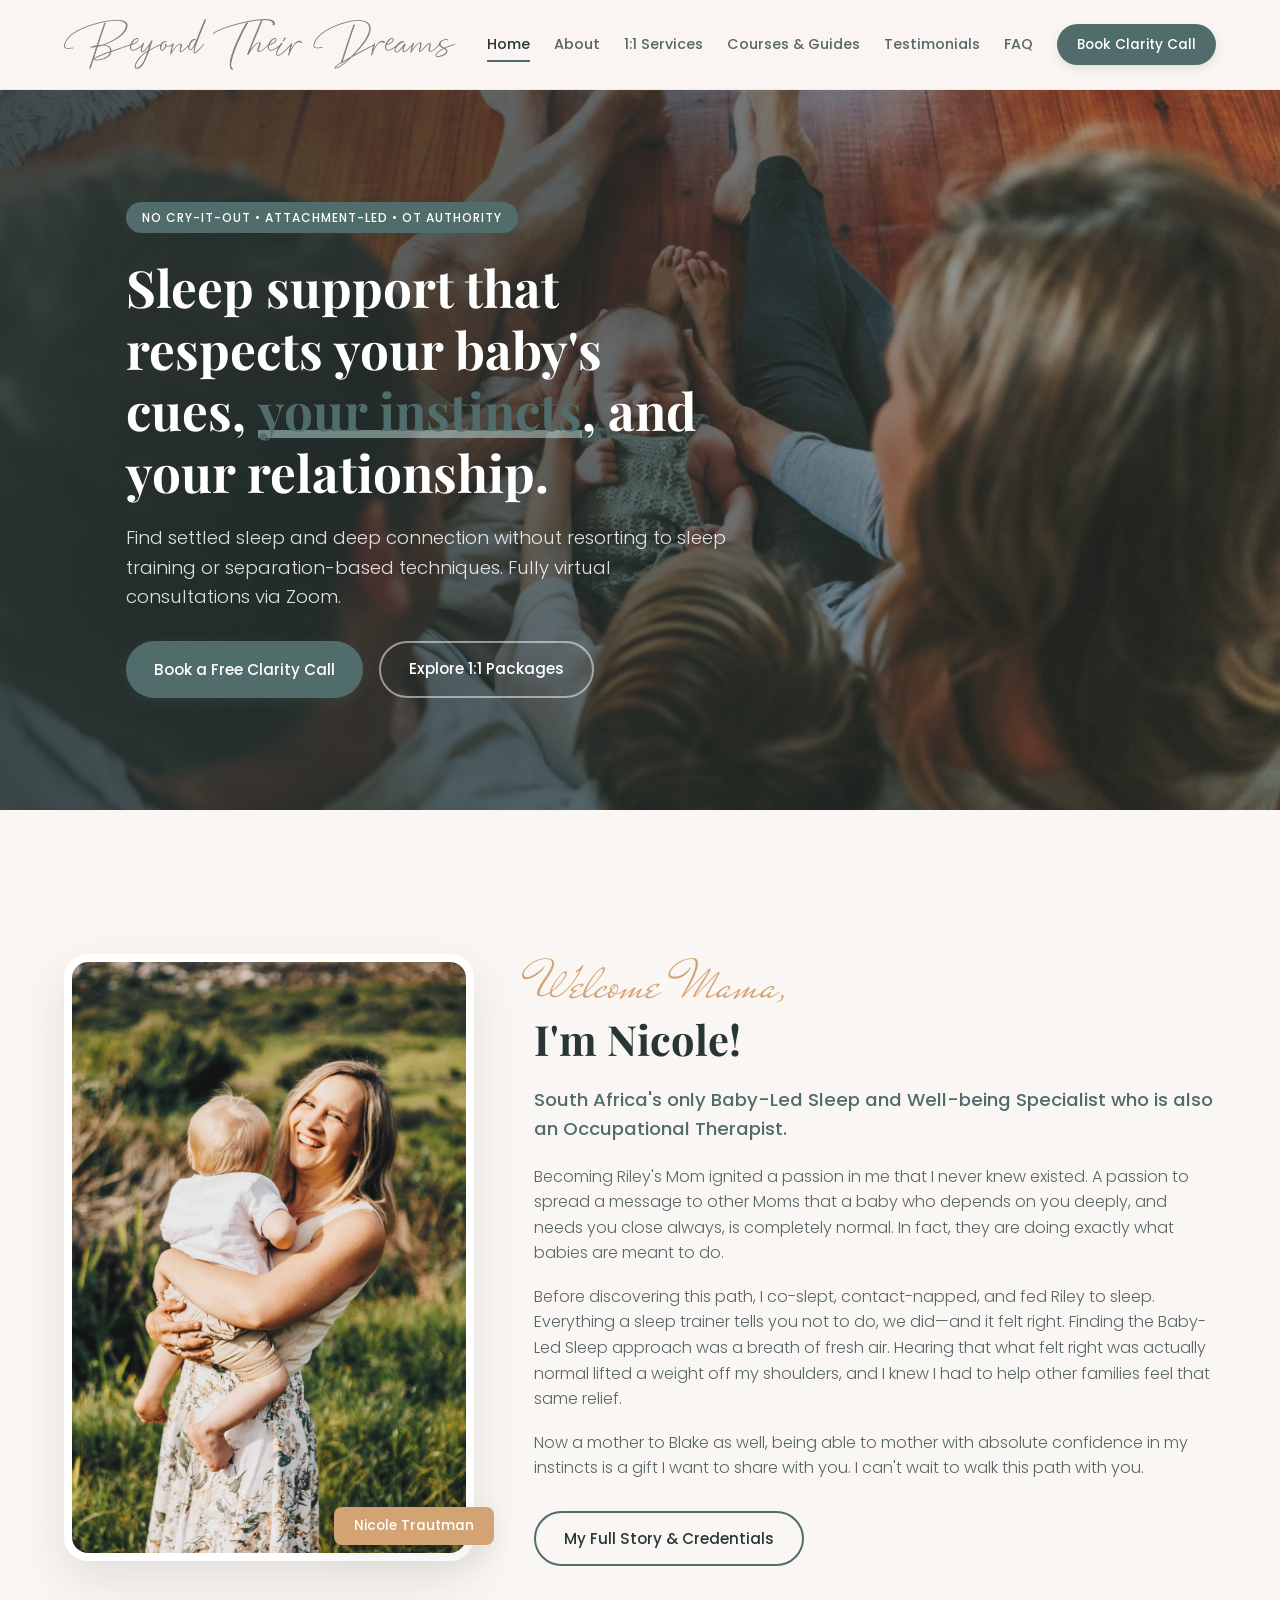
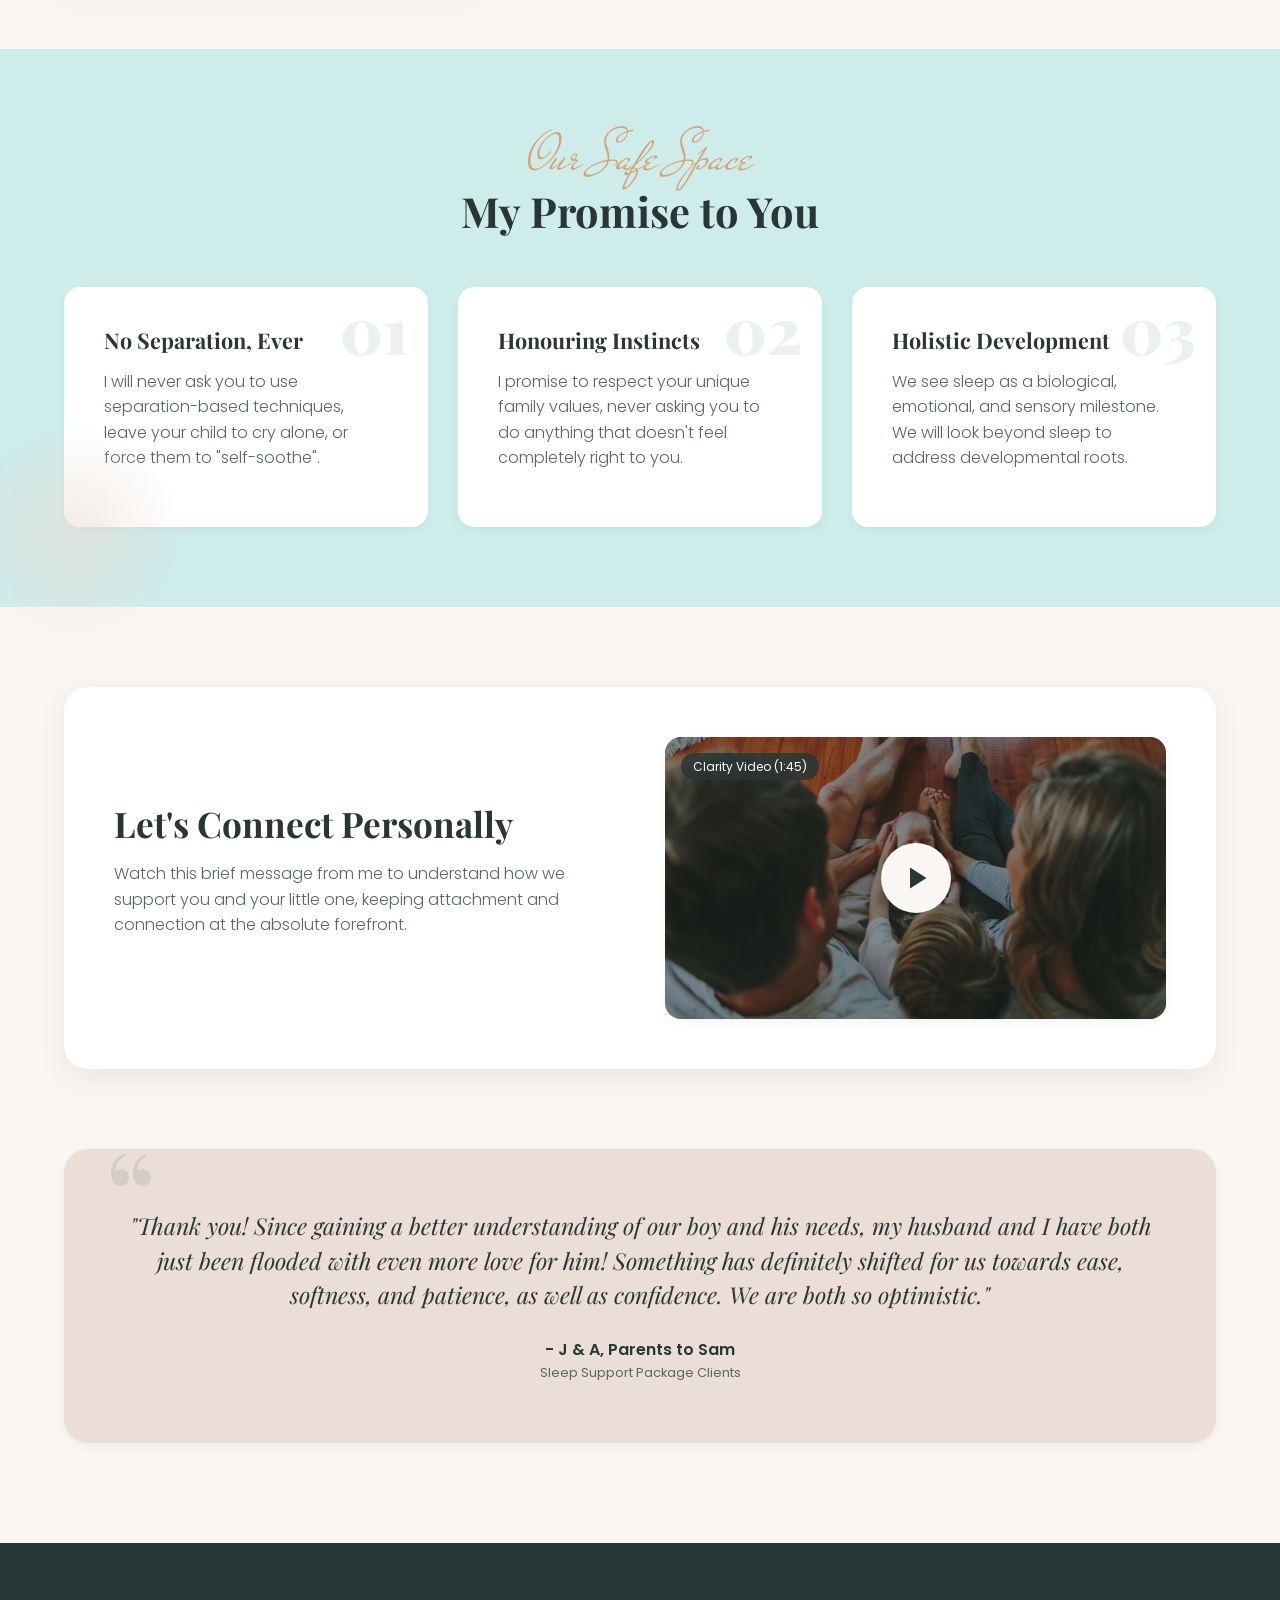
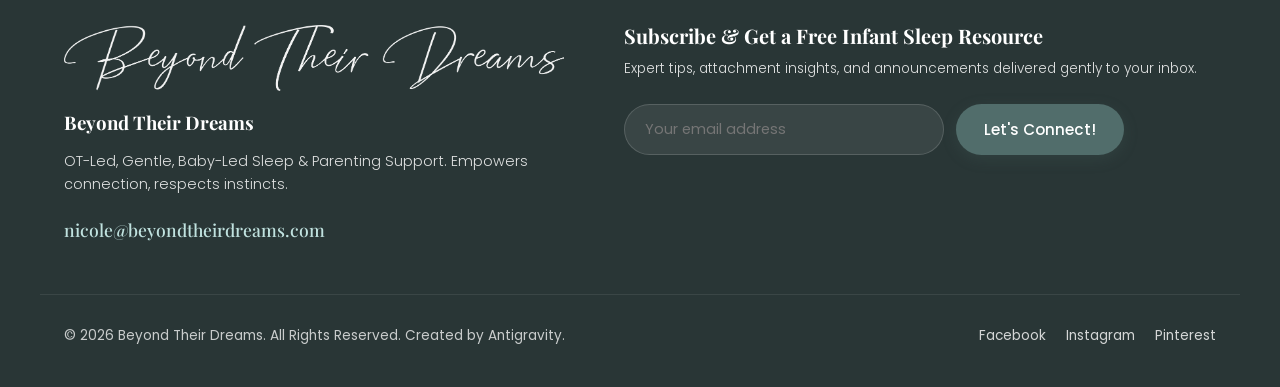
<file: index.html>
<!DOCTYPE html>
<html lang="en">
<head>
  <meta charset="UTF-8">
  <meta name="viewport" content="width=device-width, initial-scale=1.0">
  <title>Sleep without Sleep Training | Beyond Their Dreams</title>
  <meta name="description" content="Beyond Their Dreams works alongside families to find settled sleep without sleep training or separation-based techniques. Fully Occupational Therapist and IslaGrace Baby-Led Sleep certified.">
  <link rel="icon" type="image/png" href="assets/logo.png">
  
  <!-- Modern Google Fonts -->
  <link rel="preconnect" href="https://fonts.googleapis.com">
  <link rel="preconnect" href="https://fonts.gstatic.com" crossorigin>
  <link href="https://fonts.googleapis.com/css2?family=Playfair+Display:ital,wght@0,400..900;1,400..900&family=Poppins:wght@300;400;500;600;700&family=Mr+De+Haviland&display=swap" rel="stylesheet">

  <link rel="stylesheet" href="style.css">
</head>
<body>

  <!-- Sticky Glassmorphic Header Navigation -->
  <header class="main-header" id="mainHeader">
    <div class="header-container">
      <a href="#home" class="brand-logo" id="logoLink">
        <img src="assets/logo.png" alt="Beyond Their Dreams Logo" class="header-logo" id="headerLogo">
      </a>
      
      <!-- Hamburger Menu for Mobile -->
      <button class="mobile-toggle" aria-label="Toggle Navigation" id="mobileToggle">
        <span class="bar"></span>
        <span class="bar"></span>
        <span class="bar"></span>
      </button>

      <nav class="nav-menu" id="navMenu">
        <a href="#home" class="nav-link active" data-view="home">Home</a>
        <a href="#about" class="nav-link" data-view="about">About</a>
        <a href="#services" class="nav-link" data-view="services">1:1 Services</a>
        <a href="#courses" class="nav-link" data-view="courses">Courses & Guides</a>
        <a href="#testimonials" class="nav-link" data-view="testimonials">Testimonials</a>
        <a href="#faq" class="nav-link" data-view="faq">FAQ</a>
        <a href="#book-clarity-call" class="nav-btn cta-header-btn" id="headerCta">Book Clarity Call</a>
      </nav>
    </div>
  </header>

  <!-- Main View Containers (Single Page Application switching logic) -->
  <main class="main-content" id="mainContent">

    <!-- HOME VIEW -->
    <section class="view active" id="view-home">
      <!-- Hero Section -->
      <div class="hero-section">
        <div class="hero-image-overlay" style="background-image: url('assets/hero.jpg');"></div>
        <div class="hero-content-wrapper">
          <div class="hero-badge">No Cry-It-Out • Attachment-Led • OT Authority</div>
          <h1 class="hero-title">Sleep support that respects your baby's cues, <span class="highlight">your instincts</span>, and your relationship.</h1>
          <p class="hero-subtext">Find settled sleep and deep connection without resorting to sleep training or separation-based techniques. Fully virtual consultations via Zoom.</p>
          <div class="hero-ctas">
            <button class="btn btn-primary trigger-booking">Book a Free Clarity Call</button>
            <a href="#services" class="btn btn-secondary nav-trigger" data-view="services">Explore 1:1 Packages</a>
          </div>
        </div>
      </div>

      <!-- Trust Ribbon / Authority Credentials -->
      <div class="credentials-ribbon animate-on-scroll">
        <div class="ribbon-item">
          <span class="ribbon-icon">🎓</span>
          <span class="ribbon-text">Occupational Therapist (OT) Led</span>
        </div>
        <div class="ribbon-item">
          <span class="ribbon-icon">🤍</span>
          <span class="ribbon-text">IslaGrace Baby-Led Sleep Specialist</span>
        </div>
        <div class="ribbon-item">
          <span class="ribbon-icon">🤝</span>
          <span class="ribbon-text">South Africa's Only Dual-Certified Expert</span>
        </div>
        <div class="ribbon-item">
          <span class="ribbon-icon">💻</span>
          <span class="ribbon-text">100% Virtual Zoom Support Worldwide</span>
        </div>
      </div>

      <!-- Hi Mama / Nicole Introduction -->
      <div class="intro-block container">
        <div class="intro-grid">
          <div class="intro-image-container animate-on-scroll animate-fade-right">
            <img src="assets/nicole.jpg" alt="Nicole Trautman portrait" class="intro-img">
            <div class="image-accent-tag">Nicole Trautman</div>
          </div>
          <div class="intro-text-content animate-on-scroll delay-1">
            <span class="fancy-script">Welcome Mama,</span>
            <h2>I'm Nicole!</h2>
            <p class="subtitle-bold">South Africa's only Baby-Led Sleep and Well-being Specialist who is also an Occupational Therapist.</p>
            <p>Becoming Riley's Mom ignited a passion in me that I never knew existed. A passion to spread a message to other Moms that a baby who depends on you deeply, and needs you close always, is completely normal. In fact, they are doing exactly what babies are meant to do.</p>
            <p>Before discovering this path, I co-slept, contact-napped, and fed Riley to sleep. Everything a sleep trainer tells you not to do, we did—and it felt right. Finding the Baby-Led Sleep approach was a breath of fresh air. Hearing that what felt right was actually normal lifted a weight off my shoulders, and I knew I had to help other families feel that same relief.</p>
            <p>Now a mother to Blake as well, being able to mother with absolute confidence in my instincts is a gift I want to share with you. I can't wait to walk this path with you.</p>
            <div class="intro-footer">
              <button class="btn btn-secondary nav-trigger" data-view="about">My Full Story & Credentials</button>
            </div>
          </div>
        </div>
      </div>

      <!-- Promise Section -->
      <div class="promise-section">
        <div class="container promise-container">
          <span class="fancy-script center">Our Safe Space</span>
          <h2 class="center">My Promise to You</h2>
          <div class="promise-grid">
            <div class="promise-card animate-on-scroll">
              <span class="promise-num">01</span>
              <h3>No Separation, Ever</h3>
              <p>I will never ask you to use separation-based techniques, leave your child to cry alone, or force them to "self-soothe".</p>
            </div>
            <div class="promise-card animate-on-scroll delay-1">
              <span class="promise-num">02</span>
              <h3>Honouring Instincts</h3>
              <p>I promise to respect your unique family values, never asking you to do anything that doesn't feel completely right to you.</p>
            </div>
            <div class="promise-card animate-on-scroll delay-2">
              <span class="promise-num">03</span>
              <h3>Holistic Development</h3>
              <p>We see sleep as a biological, emotional, and sensory milestone. We will look beyond sleep to address developmental roots.</p>
            </div>
          </div>
        </div>
      </div>

      <!-- Video Placeholder Section -->
      <div class="video-container-section container">
        <div class="video-block animate-on-scroll">
          <div class="video-text">
            <h2>Let's Connect Personally</h2>
            <p>Watch this brief message from me to understand how we support you and your little one, keeping attachment and connection at the absolute forefront.</p>
          </div>
          <div class="video-player-wrapper">
            <!-- Sleek Modern Video Placeholder -->
            <div class="video-placeholder">
              <img src="assets/family.jpg" alt="Nicole with family" class="video-cover">
              <div class="video-play-btn" id="playVideoBtn">
                <svg viewBox="0 0 24 24" width="36" height="36" fill="currentColor">
                  <path d="M8 5v14l11-7z"/>
                </svg>
              </div>
              <span class="video-overlay-badge">Clarity Video (1:45)</span>
            </div>
          </div>
        </div>
      </div>

      <!-- Featured Testimonial -->
      <div class="featured-testimonial container animate-on-scroll">
        <div class="testimonial-bubble">
          <p>"Thank you! Since gaining a better understanding of our boy and his needs, my husband and I have both just been flooded with even more love for him! Something has definitely shifted for us towards ease, softness, and patience, as well as confidence. We are both so optimistic."</p>
          <div class="author-meta">
            <strong>- J & A, Parents to Sam</strong>
            <span>Sleep Support Package Clients</span>
          </div>
        </div>
      </div>
    </section>

    <!-- ABOUT VIEW -->
    <section class="view" id="view-about">
      <div class="page-hero">
        <div class="page-hero-bg" style="background-image: url('assets/about-banner.jpg');"></div>
        <div class="page-hero-overlay"></div>
        <div class="page-hero-content">
          <span class="fancy-script">Rooted in Connection</span>
          <h1>About My Approach</h1>
          <p class="page-hero-lead">Honouring the mother's instincts and the baby's biological cues.</p>
        </div>
      </div>

      <div class="container about-grid">
        <div class="about-main-text">
          <h2>The Baby-Led Sleep™ Philosophy</h2>
          <p class="subtitle-bold">We are passionate about helping families improve sleep without resorting to sleep training.</p>
          <p>The concept of "sleep training" goes against everything I believe in. It is critical to understand that babies who have been sleep trained have not been trained to sleep independently or connect sleep cycles; they have purely learned not to signal to their caregiver when they have needs. They have learned that when they cry, no one is coming.</p>
          <p>Our approach respects and nurtures the attachment system. It supports the natural progression of infant development and gives parents a clear, evidence-based understanding of what "normal" baby sleep looks like. We appreciate your baby's still-developing brain and dominant survival instinct.</p>

          <div class="philosophical-pillars">
            <div class="pillar">
              <h4>Respect the Attachment</h4>
              <p>Secure attachment is the primary foundation of emotional regulation and sleep readiness.</p>
            </div>
            <div class="pillar">
              <h4>Follow the Instincts</h4>
              <p>Empowering you to reject rigid rules and listen to your motherly or fatherly intuition.</p>
            </div>
            <div class="pillar">
              <h4>Holistic Analysis</h4>
              <p>We analyze sensory preferences, feeding patterns, red flags, and biological needs.</p>
            </div>
          </div>
        </div>

        <div class="about-sidebar">
          <div class="sidebar-card credential-card">
            <h3>Nicole's Qualifications</h3>
            <ul>
              <li><strong>Occupational Therapist (OT)</strong> - Specialized in child development, neurology, and sensory processing.</li>
              <li><strong>IslaGrace Baby-Led Sleep & Well-Being Specialist</strong> - Certified.</li>
              <li><strong>Trained under experts:</strong> Trained on normal infant sleep, attachment, and developmental trauma under Dr James McKenna, Dr Gordon Neufeld, Dr Deborah MacNamara, and Dr Gabor Maté.</li>
            </ul>
            <img src="assets/baby-sleeping.png" alt="Baby sleeping responsive parenting" class="sidebar-img">
          </div>
        </div>
      </div>
    </section>

    <!-- SERVICES VIEW -->
    <section class="view" id="view-services">
      <div class="page-hero">
        <div class="page-hero-bg" style="background-image: url('assets/services-banner.jpg');"></div>
        <div class="page-hero-overlay"></div>
        <div class="page-hero-content">
          <span class="fancy-script">Bespoke Guidance</span>
          <h1>1:1 Zoom Support Packages</h1>
          <p class="page-hero-lead">There is no one-size-fits-all approach here. All services are virtual and tailored to your unique baby.</p>
        </div>
      </div>

      <!-- Testimonial Banner -->
      <div class="services-testimonial-ribbon container">
        <div class="mini-quote">
          <p>"Nicole’s help left me feeling empowered and in control. Her individual help specific to my children’s needs was incredible, kind and gentle."</p>
          <span>- Tori, Mother of 2</span>
        </div>
      </div>

      <!-- Services Accordion Group using searchable <details> elements -->
      <div class="services-container container">
        <div class="services-accordion-group">
          
          <!-- 1. PRENATAL CONSULT -->
          <details class="disclosure" name="service-accordion" open>
            <summary>
              <div class="summary-content">
                <span class="pkg-num">01</span>
                <div class="pkg-title-meta">
                  <h3>Prenatal Consultation</h3>
                  <span class="pkg-brief">Setup yourself up for postpartum success (60 Min)</span>
                </div>
                <div class="pkg-price">R650</div>
              </div>
            </summary>
            <div class="disclosure-body">
              <p>Becoming a parent is the most incredible and challenging transition you will ever make. This once-off 60-minute consult will equip you with everything you need to know about normal newborn sleep patterns, setting realistic expectations, and shaping healthy attachments before baby is earth-side.</p>
              <div class="pkg-features">
                <h4>What's covered:</h4>
                <ul>
                  <li>Normal infant sleep expectations in the fourth trimester</li>
                  <li>Infant temperament and biological sleep shaping</li>
                  <li>Safe infant sleep setups and co-sleeping hygiene</li>
                  <li>Red flags to watch out for during postpartum weeks</li>
                  <li>*Includes comprehensive handouts to keep on your bedside table</li>
                </ul>
              </div>
              <div class="pkg-actions">
                <button class="btn btn-primary trigger-booking" data-pkg="Prenatal Consultation - R650">Book Prenatal Consult</button>
                <a href="#testimonials" class="btn btn-text nav-trigger" data-view="testimonials">Read Prenatal Testimonials</a>
              </div>
            </div>
          </details>

          <!-- 2. 1-HOUR CONSULT -->
          <details class="disclosure" name="service-accordion">
            <summary>
              <div class="summary-content">
                <span class="pkg-num">02</span>
                <div class="pkg-title-meta">
                  <h3>1-Hour Consult</h3>
                  <span class="pkg-brief">Once-off quick reassurance and practical shift roadmap</span>
                </div>
                <div class="pkg-price">R1,490</div>
              </div>
            </summary>
            <div class="disclosure-body">
              <p>Best suited for families who need clarity, reassurance, and practical guidance—not intensive hands-on support. If your toddler or baby's sleep challenges feel manageable but confusing, and you'd like a professional assessment with tiny adjustments, this is your package.</p>
              <div class="pkg-features">
                <h4>What's included:</h4>
                <ul>
                  <li><strong>Intake Form Analysis:</strong> Completed in advance to review context, age, temperament, and routines</li>
                  <li><strong>60-Min Zoom Session:</strong> Structured developmental review and sleep shaping review</li>
                  <li><strong>Responsive Strategies:</strong> Brainstorming layering sleep associations gently and custom routines</li>
                  <li><strong>Written Summary:</strong> Direct roadmap sent via email with relevant educational handouts</li>
                </ul>
              </div>
              <div class="pkg-actions">
                <button class="btn btn-primary trigger-booking" data-pkg="1-Hour Consult - R1490">Book 1-Hour Consult</button>
                <a href="#testimonials" class="btn btn-text nav-trigger" data-view="testimonials">See Susan's Review (15m old)</a>
              </div>
            </div>
          </details>

          <!-- 3. 3-CALL SUPPORT -->
          <details class="disclosure" name="service-accordion">
            <summary>
              <div class="summary-content">
                <span class="pkg-num">03</span>
                <div class="pkg-title-meta">
                  <h3>3 Call Support Package</h3>
                  <span class="pkg-brief">Ideal for nap niggles, bedtime battles & small transitions</span>
                </div>
                <div class="pkg-price">R2,970</div>
              </div>
            </summary>
            <div class="disclosure-body">
              <p>A fantastic mid-level package for parents experiencing nap battles or bedtime struggles who require more support than a once-off call but don't need significant long-term follow-up. Highly recommended for younger babies adjusting to developmental leaps.</p>
              <div class="pkg-features">
                <h4>What's included:</h4>
                <ul>
                  <li><strong>Intake Form:</strong> Brief intake of your sleep history and key struggles</li>
                  <li><strong>90-Min Initial Call:</strong> In-depth sleep education, attachment science, sleep road map creation</li>
                  <li><strong>Follow-ups:</strong> 2x 30-min Zoom consults scheduled dynamically over 2 months</li>
                  <li><strong>Support materials:</strong> Detailed email summaries, handouts, and customized adjustments</li>
                </ul>
              </div>
              <div class="pkg-actions">
                <button class="btn btn-primary trigger-booking" data-pkg="3 Call Support - R2970">Book 3-Call Package</button>
                <a href="#testimonials" class="btn btn-text nav-trigger" data-view="testimonials">Read Sarah's Review</a>
              </div>
            </div>
          </details>

          <!-- 4. 5-CALL SUPPORT -->
          <details class="disclosure" name="service-accordion">
            <summary>
              <div class="summary-content">
                <span class="pkg-num">04</span>
                <div class="pkg-title-meta">
                  <h3>5 Call Support Package</h3>
                  <span class="pkg-brief">Structured independence with milestone safety checks</span>
                </div>
                <div class="pkg-price">R3,890</div>
              </div>
            </summary>
            <div class="disclosure-body">
              <p>For the parent who wants sleep education and a tailored sleep plan, but prefers to work more independently while retaining access to scheduled follow-up checks. Empowering, flexible, and comprehensive.</p>
              <div class="pkg-features">
                <h4>What's included:</h4>
                <ul>
                  <li><strong>Detailed Intake Form:</strong> Full audit of context and developmental background</li>
                  <li><strong>90-Min Sleep Education Call:</strong> Co-creating a personalized, responsive sleep roadmap</li>
                  <li><strong>Follow-ups:</strong> 4x 30-min Zoom consults (valid for 6 months, scheduled at your convenience)</li>
                  <li><strong>Materials:</strong> Custom written plans, email summaries, and island resources</li>
                </ul>
              </div>
              <div class="pkg-actions">
                <button class="btn btn-primary trigger-booking" data-pkg="5 Call Support - R3890">Book 5-Call Package</button>
                <a href="#testimonials" class="btn btn-text nav-trigger" data-view="testimonials">Read Sarah's review</a>
              </div>
            </div>
          </details>

          <!-- 5. 1-MONTH WHATSAPP -->
          <details class="disclosure" name="service-accordion">
            <summary>
              <div class="summary-content">
                <span class="pkg-num">05</span>
                <div class="pkg-title-meta">
                  <h3>1-Month WhatsApp Support</h3>
                  <span class="pkg-brief">Instant ongoing reassurance without scheduling conflicts</span>
                </div>
                <div class="pkg-price">R3,500</div>
              </div>
            </summary>
            <div class="disclosure-body">
              <p>Parenting or sleep spiraling got you down? Skip the schedule-coordination. This package offers 4 full weeks of direct text and audio guidance. You check-in, I respond within 24 hours with exact tools, tweaks, and resources.</p>
              <div class="pkg-features">
                <h4>How it works weekly:</h4>
                <ul>
                  <li><strong>Pre-start:</strong> Complete intake form + 4-day sleep log, followed by an initial 60-min Zoom alignment session</li>
                  <li><strong>Monday check-ins:</strong> I message to establish focus goals for the week</li>
                  <li><strong>Tuesday updates:</strong> Send me voice logs or text updates about bedtime, naps, or challenges</li>
                  <li><strong>Wednesday feedback:</strong> Detailed voice note analysis and supplementary PDFs delivered directly to your chat</li>
                  <li>*Continuous access to supportive guidance over four full weeks</li>
                </ul>
              </div>
              <div class="pkg-actions">
                <button class="btn btn-primary trigger-booking" data-pkg="1-Month WhatsApp Support - R3500">Book WhatsApp Support</button>
                <a href="#testimonials" class="btn btn-text nav-trigger" data-view="testimonials">Read Ashtyn & Baby H Review</a>
              </div>
            </div>
          </details>

          <!-- 6. FULL SUPPORT -->
          <details class="disclosure" name="service-accordion">
            <summary>
              <div class="summary-content">
                <span class="pkg-num">06</span>
                <div class="pkg-title-meta">
                  <h3>Full Support Package</h3>
                  <span class="pkg-brief">Most comprehensive walk-alongside-you transformation</span>
                </div>
                <div class="pkg-price">R5,000</div>
              </div>
            </summary>
            <div class="disclosure-body">
              <p>Our most premium, hands-on, and developmental package. Designed to gently and responsively support you as you navigate significant attachment or bedtime shifts over a prolonged period. Complete professional care.</p>
              <div class="pkg-features">
                <h4>What's included:</h4>
                <ul>
                  <li><strong>Extensive Intake Review:</strong> Deep-dive analysis of sleep, neurology, routine, environment</li>
                  <li><strong>90-Min Initial Consult:</strong> Detailed education, boundary setup, and tailored sleep roadmap</li>
                  <li><strong>Long-term Support:</strong> 6x 30-min Zoom follow-ups available for up to 6 months post-consult</li>
                  <li><strong>Direct Access:</strong> Unlimited email support over the support period</li>
                  <li><strong>Bonus Inclusion:</strong> Complimentary lifetime access to all our courses, guides, and webinars!</li>
                </ul>
              </div>
              <div class="pkg-actions">
                <button class="btn btn-primary trigger-booking" data-pkg="Full Support - R5000">Book Full Support</button>
                <a href="#testimonials" class="btn btn-text nav-trigger" data-view="testimonials">Read Robyn's review (Chase & Heath)</a>
              </div>
            </div>
          </details>

        </div>
      </div>

      <!-- Interactive Comparison Table -->
      <div class="comparison-section container">
        <h2 class="center">Compare Support Packages</h2>
        <p class="center comparison-intro">Quickly self-select the perfect level of assistance for your family's needs.</p>
        
        <div class="table-scroll-wrapper">
          <table class="comparison-table">
            <thead>
              <tr>
                <th>Package Features</th>
                <th>Prenatal</th>
                <th>1-Hour</th>
                <th>3-Call</th>
                <th>5-Call</th>
                <th class="whatsapp-col">WhatsApp</th>
                <th class="popular-col">Full Support</th>
              </tr>
            </thead>
            <tbody>
              <tr>
                <td><strong>Intake Form Audit</strong></td>
                <td>❌</td>
                <td>Brief</td>
                <td>Brief</td>
                <td>Detailed</td>
                <td>Detailed + Log</td>
                <td>Extensive</td>
              </tr>
              <tr>
                <td><strong>Initial Consultation</strong></td>
                <td>60 min</td>
                <td>60 min</td>
                <td>90 min</td>
                <td>90 min</td>
                <td>60 min</td>
                <td>90 min</td>
              </tr>
              <tr>
                <td><strong>Follow-up Consults</strong></td>
                <td>❌</td>
                <td>❌</td>
                <td>2x (30m)</td>
                <td>4x (30m)</td>
                <td>4 Weeks Chat</td>
                <td>6x (30m)</td>
              </tr>
              <tr>
                <td><strong>Support Validity</strong></td>
                <td>Once-off</td>
                <td>Once-off</td>
                <td>2 Months</td>
                <td>6 Months</td>
                <td>1 Month</td>
                <td>6 Months</td>
              </tr>
              <tr>
                <td><strong>Email Support</strong></td>
                <td>❌</td>
                <td>❌</td>
                <td>❌</td>
                <td>❌</td>
                <td>WhatsApp</td>
                <td>Unlimited</td>
              </tr>
              <tr>
                <td><strong>Free Courses/Guides</strong></td>
                <td>❌</td>
                <td>❌</td>
                <td>❌</td>
                <td>❌</td>
                <td>❌</td>
                <td>✅ Included</td>
              </tr>
              <tr class="price-row">
                <td><strong>ZAR Price</strong></td>
                <td>R650</td>
                <td>R1,490</td>
                <td>R2,970</td>
                <td>R3,890</td>
                <td class="whatsapp-col">R3,500</td>
                <td class="popular-col">R5,000</td>
              </tr>
              <tr class="action-row">
                <td></td>
                <td><button class="btn btn-table trigger-booking" data-pkg="Prenatal - R650">Select</button></td>
                <td><button class="btn btn-table trigger-booking" data-pkg="1-Hour - R1490">Select</button></td>
                <td><button class="btn btn-table trigger-booking" data-pkg="3-Call - R2970">Select</button></td>
                <td><button class="btn btn-table trigger-booking" data-pkg="5-Call - R3890">Select</button></td>
                <td class="whatsapp-col"><button class="btn btn-table trigger-booking" data-pkg="WhatsApp - R3500">Select</button></td>
                <td class="popular-col"><button class="btn btn-primary btn-table trigger-booking" data-pkg="Full Support - R5000">Choose Best</button></td>
              </tr>
            </tbody>
          </table>
        </div>
      </div>
    </section>

    <!-- COURSES & GUIDES VIEW -->
    <section class="view" id="view-courses">
      <div class="page-hero">
        <div class="page-hero-bg" style="background-image: url('assets/courses-banner.jpg');"></div>
        <div class="page-hero-overlay"></div>
        <div class="page-hero-content">
          <span class="fancy-script">Empowered Education</span>
          <h1>Self-Paced Courses &amp; Digital Guides</h1>
          <p class="page-hero-lead">Instantly downloadable, evidence-based webinars, toolkits, and step-by-step guides to heal sleep at home.</p>
        </div>
      </div>

      <!-- Courses Grid -->
      <div class="container courses-grid">
        
        <!-- Course 1: Beyond the Bump -->
        <div class="course-card">
          <div class="course-card-banner" style="background-image: url('assets/course-newborn.jpg');"></div>
          <div class="course-card-header">
            <span class="course-tag">E-Book Guide</span>
            <h3>Beyond the Bump</h3>
            <span class="age-range">0-4 Months Postpartum</span>
          </div>
          <div class="course-card-body">
            <p class="desc">A 13-page comprehensive PDF guide equipping you with the tools, knowledge, and confidence to follow your instincts and develop a positive relationship with newborn sleep.</p>
            <details class="course-details">
              <summary>What's covered</summary>
              <ul>
                <li>Normal infant sleep in the first 4 months and biological milestones</li>
                <li>Debunking 5 common sleep trainer myths</li>
                <li>Gentle sleep shaping routines and setups</li>
                <li>Identifying red flags that require medical/professional check-ins</li>
              </ul>
            </details>
          </div>
          <div class="course-card-footer">
            <div class="price">R120</div>
            <a href="https://beyondtheirdreams.systeme.io/b2002693" target="_blank" class="btn btn-primary">Instant Download</a>
          </div>
        </div>

        <!-- Course 2: Beyond the Third Trimester -->
        <div class="course-card">
          <div class="course-card-banner" style="background-image: url('assets/course-pregnancy.jpg');"></div>
          <div class="course-card-header">
            <span class="course-tag">Webinar Recording</span>
            <h3>Beyond the Third Trimester: Normal Infant Sleep</h3>
            <span class="age-range">Prenatal & Newborn</span>
          </div>
          <div class="course-card-body">
            <p class="desc">A 70-minute detailed webinar recording with slides. Establishes realistic expectations of newborn sleep to support the maternal bonding transition smoothly.</p>
            <details class="course-details">
              <summary>What's covered</summary>
              <ul>
                <li>Attachment foundations and co-sleeping safe habits</li>
                <li>Wake windows, sleep shaping, and sensory setups</li>
                <li>Biological roots of the dreaded 4-month regression</li>
                <li>Normal physical sleep expectations and soothing loops</li>
              </ul>
            </details>
          </div>
          <div class="course-card-footer">
            <div class="price">R450</div>
            <a href="https://beyondtheirdreams.systeme.io/066c8f3c" target="_blank" class="btn btn-primary">Get Webinar</a>
          </div>
        </div>

        <!-- Course 3: Beyond Contact Napping -->
        <div class="course-card">
          <div class="course-card-banner" style="background-image: url('assets/course-napping.jpg');"></div>
          <div class="course-card-header">
            <span class="course-tag">Mini-Course & PDF</span>
            <h3>Beyond Contact Napping</h3>
            <span class="age-range">3-18 Months</span>
          </div>
          <div class="course-card-body">
            <p class="desc">Transition responsively to solo cot or floor bed naps when contact napping is no longer feasible. Includes a 45-minute video lesson and a 31-page companion guide.</p>
            <details class="course-details">
              <summary>What's covered</summary>
              <ul>
                <li>Healthy infant sleep biology & attachment hooks</li>
                <li>Preparing your space and cot to transition contact naps safely</li>
                <li>The science of the transfer (nailing the placement)</li>
                <li>*Bonus: floor bed setup guide and wake windows chart</li>
              </ul>
            </details>
          </div>
          <div class="course-card-footer">
            <div class="price">R450</div>
            <a href="https://beyondtheirdreams.systeme.io/c34b9b97" target="_blank" class="btn btn-primary">Access Course</a>
          </div>
        </div>

        <!-- Course 4: Beyond Bedsharing -->
        <div class="course-card">
          <div class="course-card-banner" style="background-image: url('assets/course-bedsharing.jpg');"></div>
          <div class="course-card-header">
            <span class="course-tag">Webinar & Guide</span>
            <h3>Beyond Bedsharing</h3>
            <span class="age-range">6-24 Months</span>
          </div>
          <div class="course-card-body">
            <p class="desc">Ready to move beyond bedsharing while remaining deeply responsive to your toddler or baby's needs? Learn gentle, safe, secure, and guilt-free transition routines.</p>
            <details class="course-details">
              <summary>What's covered</summary>
              <ul>
                <li>Steps to gently ease the transition from parent's bed to cot/room</li>
                <li>Remaining connected and responsive through nighttime wakes</li>
                <li>Managing bedtime protest boundaries with absolute love</li>
              </ul>
            </details>
          </div>
          <div class="course-card-footer">
            <div class="price">R450</div>
            <a href="https://beyondtheirdreams.systeme.io/f2e3526c" target="_blank" class="btn btn-primary">Register Now</a>
          </div>
        </div>

        <!-- Course 5: Beyond Boobies & Bottles -->
        <div class="course-card">
          <div class="course-card-banner" style="background-image: url('assets/course-weaning.jpg');"></div>
          <div class="course-card-header">
            <span class="course-tag">Workshop & Toolkits</span>
            <h3>Beyond Boobies & Bottles: Responsive Weaning</h3>
            <span class="age-range">12+ Months</span>
          </div>
          <div class="course-card-body">
            <p class="desc">A gentle, connected, and highly supportive workshop. transition from breast or bottle to cups and solids without emotional battles, guilt, or confusion.</p>
            <details class="course-details">
              <summary>What's covered</summary>
              <ul>
                <li>Identifying readiness signals & weaning impact on attachment</li>
                <li>Preparing your toddler via customized play, stories, and rituals</li>
                <li>Day weaning vs Night weaning: step-by-step strategies</li>
                <li>*Includes: 37-page guide, sensory play guides, social stories templates</li>
              </ul>
            </details>
          </div>
          <div class="course-card-footer">
            <div class="price">R650</div>
            <a href="https://beyondtheirdreams.systeme.io/6e215d99" target="_blank" class="btn btn-primary">Join Workshop</a>
          </div>
        </div>

        <!-- Course 6: Beyond Toddler Sleep & Behaviour -->
        <div class="course-card">
          <div class="course-card-banner" style="background-image: url('assets/course-toddler.jpg');"></div>
          <div class="course-card-header">
            <span class="course-tag">Premium Course</span>
            <h3>Beyond Toddler Sleep & Behaviour</h3>
            <span class="age-range">18+ Months Group/Self-Paced</span>
          </div>
          <div class="course-card-body">
            <p class="desc">Stuck in bedtime battles taking hours? tantrum regressions got you down? A massive 18-video lesson masterclass to make bedtimes beautiful again.</p>
            <details class="course-details">
              <summary>What's covered</summary>
              <ul>
                <li>Sleep education foundations, toddler biology, and developmental triggers</li>
                <li>Week 2: Secure attachment, boundary-setting and emotional release</li>
                <li>Week 3: Deep dive into common toddler resistance</li>
                <li>Week 4: Setting the household up for connection and peace</li>
              </ul>
            </details>
          </div>
          <div class="course-card-footer">
            <div class="price">R870</div>
            <a href="https://beyondtheirdreams.systeme.io/1f8c0f06" target="_blank" class="btn btn-primary">Purchase Course</a>
          </div>
        </div>

      </div>

      <!-- High-Intent Waitlist / Capture Form (No Empty/Unfinished Sections) -->
      <div class="waitlist-banner container">
        <div class="waitlist-card">
          <span class="waitlist-tag">Coming Soon</span>
          <h2>Beyond Sensory: Sleep & The Nervous System</h2>
          <p>We are currently co-creating our next premium guide addressing sensory processing, sensory regressions, and how to heal nervous system alarm to settle sleep gently. Join the waitlist for 20% off upon launch!</p>
          <form class="waitlist-form" id="waitlistForm">
            <input type="email" placeholder="Enter your email address" required aria-label="Waitlist Email" id="waitlistEmail">
            <button type="submit" class="btn btn-primary">Secure My 20% Discount</button>
          </form>
          <div class="waitlist-success-msg" id="waitlistSuccess">✓ Securely added to the Beyond Sensory waitlist! We will notify you first.</div>
        </div>
      </div>
    </section>

    <!-- TESTIMONIALS VIEW -->
    <section class="view" id="view-testimonials">
      <div class="page-hero">
        <div class="page-hero-bg" style="background-image: url('assets/testimonials-banner.jpg');"></div>
        <div class="page-hero-overlay"></div>
        <div class="page-hero-content">
          <span class="fancy-script">Hearts Filled With Love</span>
          <h1>Parent Stories &amp; Feedback</h1>
          <p class="page-hero-lead">Gentle parenting is a journey. See how moms and dads found peace, options, and confidence without crying.</p>
        </div>
      </div>

      <!-- Testimonials Grid with Outcome Labels -->
      <div class="container testimonials-masonry">
        
        <div class="testimonial-card">
          <div class="outcome-badge">More Confidence</div>
          <p>"Just want to say a massive thank you for all your help. We were in a difficult spot with our 17 month old transitioning from 2 to 1 nap but it was chaos! You helped me trust in myself again and helped us achieve a much more workable and settled sleep."</p>
          <div class="t-author">- Ashtyn & Baby H (17 Months Old)</div>
        </div>

        <div class="testimonial-card">
          <div class="outcome-badge">Felt Reassured</div>
          <p>"Nicole, I can’t tell you how helpful I found the meeting, you are so calming and reassuring and helped to normalise a lot of my concerns. There was also so much general parenting pearls of wisdom, so so good!"</p>
          <div class="t-author">- Susan, Mother to a 15 month old</div>
        </div>

        <div class="testimonial-card">
          <div class="outcome-badge">Relaxed Motherhood</div>
          <p>"Nicole helped me in a really difficult moment of my life and my motherhood. I felt weak, tired, helplessness and lost. Every evening I was nervous and scared. Nicole showed me an absolutely different side of motherhood - relaxed and enjoyable. As a result - we sleep much better!"</p>
          <div class="t-author">- Marina, Mom of a 12 month old</div>
        </div>

        <div class="testimonial-card">
          <div class="outcome-badge">Bedtime Independence</div>
          <p>"Nicole, I want to thank you from the bottom of my heart, for your support and care. You have a wonderful manner and provided me with the confidence needed to take this step toward bringing my partner into bedtime, and feeling confident to go out while bedtime is taken care of."</p>
          <div class="t-author">- Justine, Mom to Spencer</div>
        </div>

        <div class="testimonial-card">
          <div class="outcome-badge">Zero Judgement</div>
          <p>"Nicole was extremely tuned in to our needs, meeting us exactly where we were at with zero judgement and giving us just the right kind of encouragement and support. It was a relief to find someone who aligned with our parenting values."</p>
          <div class="t-author">- Julia, Santi's Mama</div>
        </div>

        <div class="testimonial-card">
          <div class="outcome-badge">Toddler Boundaries</div>
          <p>"Thank you so much for everything you helped us with Nicole! You have an understanding of babies, as well as us parents, beyond anyone that I know. Being able to find a way to help us keep sane with a toddler fighting sleep was just the best result!"</p>
          <div class="t-author">- Linda, Mama to a Toddler</div>
        </div>

      </div>
    </section>

    <!-- FAQ VIEW -->
    <section class="view" id="view-faq">
      <div class="page-hero">
        <div class="page-hero-bg" style="background-image: url('assets/faq-banner.jpg'); background-position: center 20%;"></div>
        <div class="page-hero-overlay"></div>
        <div class="page-hero-content">
          <span class="fancy-script">Clear Reassurance</span>
          <h1>Frequently Asked Questions</h1>
          <p class="page-hero-lead">Answers to common questions about Baby-Led Sleep and how virtual packages operate.</p>
        </div>
      </div>

      <!-- FAQ Container -->
      <div class="container faq-container">
        <div class="faq-group">
          
          <details class="disclosure" name="faq-accordion" open>
            <summary><h4>Are your services in person or virtual?</h4></summary>
            <div class="disclosure-body">
              <p>All services are <strong>100% Virtual</strong>, with consultations completed via Zoom and follow-up contact either via email, WhatsApp, or additional Zoom calls as indicated.</p>
              <p>A key element of my approach is to foster a close connection between parent and child, as well as to empower parents to build the confidence to follow their instincts. This is not possible with a stranger in your home telling you what to do in your most vulnerable and personal spaces. Virtual support ensures you retain sovereignty over your home while receiving expert advice.</p>
            </div>
          </details>

          <details class="disclosure" name="faq-accordion">
            <summary><h4>What age babies do you work with?</h4></summary>
            <div class="disclosure-body">
              <p>I work with babies and toddlers from <strong>0 – 36 months</strong>. Each age and stage comes with its own unique biological challenges, but my core approach never changes. It always remains fully tailored to each unique child, ensuring parents are empowered to remain responsive and connected to their children while accepting biological norms and maintaining realistic expectations.</p>
            </div>
          </details>

          <details class="disclosure" name="faq-accordion">
            <summary><h4>Should my partner join the consultations?</h4></summary>
            <div class="disclosure-body">
              <p>It would be wonderful to have both caregivers participate in the consultations. This is a great way to ensure a team approach is taken and that everyone is on the same page when it comes to the responsive sleep road maps and loving boundaries put in place.</p>
              <p>However, it is not essential if logistically it cannot be done. A detailed email summary of our calls will always be sent to you, which you can easily share with your partner.</p>
            </div>
          </details>

          <details class="disclosure" name="faq-accordion">
            <summary><h4>Why don’t you use sleep training in your approach?</h4></summary>
            <div class="disclosure-body">
              <p>The concept of "sleep training" goes against everything I believe in. It is important to understand that babies who have been "sleep trained" have not been trained to sleep independently or connect sleep cycles—sleep is a biological need, not a skill we can teach.</p>
              <p>These babies have purely learned not to signal to their caregiver when they have needs. They still wake up just as frequently as untrained babies, but their distress has been ignored so they remain quiet. Sleep training does not honour a parent's innate instinct to remain connected. Our responsive strategies support parents to get more sleep without using alarm-inducing separation.</p>
            </div>
          </details>

          <details class="disclosure" name="faq-accordion">
            <summary><h4>How do we book a package with you?</h4></summary>
            <div class="disclosure-body">
              <p>You can book any service or schedule a free 15-minute clarity call directly on our site using the booking buttons, or send me an email directly at <a href="mailto:nicole@beyondtheirdreams.com">nicole@beyondtheirdreams.com</a>. We will respond within 24 hours to align on your family's needs!</p>
            </div>
          </details>

        </div>
      </div>
    </section>

  </main>

  <!-- Newsletter Signup Footer (Lead capture, routes to MailChimp) -->
  <footer class="main-footer">
    <div class="container footer-grid">
      <div class="footer-brand">
        <img src="assets/logo.png" alt="Beyond Their Dreams Logo" class="footer-logo" id="footerLogo">
        <h3>Beyond Their Dreams</h3>
        <p>OT-Led, Gentle, Baby-Led Sleep & Parenting Support. Empowers connection, respects instincts.</p>
        <span class="footer-contact">nicole@beyondtheirdreams.com</span>
      </div>
      <div class="footer-newsletter">
        <h4>Subscribe & Get a Free Infant Sleep Resource</h4>
        <p>Expert tips, attachment insights, and announcements delivered gently to your inbox.</p>
        <form class="newsletter-form" id="newsletterForm">
          <input type="email" placeholder="Your email address" required aria-label="Newsletter Email" id="newsletterEmail">
          <button type="submit" class="btn btn-primary">Let's Connect!</button>
        </form>
        <div class="newsletter-success" id="newsletterSuccess">✓ Thank you! Check your inbox for your free resource download link.</div>
      </div>
    </div>
    <div class="footer-bottom">
      <div class="container footer-bottom-flex">
        <span>© 2026 Beyond Their Dreams. All Rights Reserved. Created by Antigravity.</span>
        <div class="social-links">
          <a href="https://facebook.com" target="_blank" aria-label="Facebook">Facebook</a>
          <a href="https://instagram.com" target="_blank" aria-label="Instagram">Instagram</a>
          <a href="https://pinterest.com" target="_blank" aria-label="Pinterest">Pinterest</a>
        </div>
      </div>
    </div>
  </footer>

  <!-- BOOK A CLARITY CALL MODAL (HIGH IMPACT CONVERSION) -->
  <div class="modal-overlay" id="bookingModal">
    <div class="modal-card">
      <button class="modal-close" aria-label="Close Modal" id="closeBookingBtn">&times;</button>
      <div class="modal-header">
        <span class="badge">Free Call • 15 Minutes • Virtual Zoom</span>
        <h2>Book a Free Clarity Call</h2>
        <p>Let's map out what challenges you are facing and identify the perfect level of support to restore peace to your home. No pressure, just calm reassurance.</p>
      </div>
      <div class="modal-body">
        <form class="modal-form" id="modalBookingForm">
          <input type="hidden" id="selectedPackage" name="package" value="Free Clarity Call">
          
          <div class="form-group">
            <label for="parentName">Your Name</label>
            <input type="text" id="parentName" required placeholder="e.g. Sarah Smith">
          </div>
          
          <div class="form-group">
            <label for="parentEmail">Your Email Address</label>
            <input type="email" id="parentEmail" required placeholder="e.g. sarah@example.com">
          </div>
          
          <div class="form-group">
            <label for="babyAge">Baby/Toddler's Age</label>
            <select id="babyAge" required>
              <option value="" disabled selected>Select age range...</option>
              <option value="prenatal">Expecting / Prenatal</option>
              <option value="0-4">0 - 4 Months Old</option>
              <option value="5-12">5 - 12 Months Old</option>
              <option value="13-24">13 - 24 Months Old</option>
              <option value="25-36">25 - 36 Months Old</option>
              <option value="older">Older than 3 years</option>
            </select>
          </div>

          <div class="form-group">
            <label for="primaryChallenge">Primary Sleep Challenge</label>
            <textarea id="primaryChallenge" placeholder="Bedtime battles, frequent wakes, contact nap dependency, sensory sensitivities..."></textarea>
          </div>

          <button type="submit" class="btn btn-primary btn-block">Schedule My Free Call</button>
        </form>

        <div class="booking-success" id="bookingSuccess">
          <div class="success-icon">✓</div>
          <h3>Your Request is Received!</h3>
          <p>Thank you! Nicole will email you within 24 hours with a direct scheduling link to book a time slot on Zoom that works for you.</p>
          <button class="btn btn-secondary modal-close-btn" id="successCloseBtn">Close</button>
        </div>
      </div>
    </div>
  </div>

  <script src="app.js"></script>
</body>
</html>
</file>
<file: style.css>
/* ==========================================================================
   BEYOND THEIR DREAMS - PREMIUM STYLING SYSTEM
   Organic Sage Green & Warm Cream Color Palette
   ========================================================================== */

/* Design System Variables */
:root {
  /* Harmonious Organic Colors */
  --bg-primary: #FAF6F3;       /* Extremely premium, warm cream background */
  --bg-secondary: #EADED6;     /* Warm beige highlight */
  --bg-tertiary: #F0E6DF;      /* Deepened warm beige for structure */
  
  --color-primary-dark: #293636;  /* Deep Forest Slate - headings and dark text */
  --color-primary-mid: #516D6B;   /* Mid Sage Green - buttons, primary blocks */
  --color-primary-light: #7AA3A1; /* Soft Mint Green - accents, active lines */
  --color-mint-soft: #CEECEA;     /* Extremely soft pale sage - card backdrops */
  --color-mint-light: #C0E2DF;    /* Light teal highlight */
  
  --text-dark: #1E2626;           /* High contrast, readable dark text */
  --text-muted: #586665;          /* Muted body text */
  --text-light: #FFFFFF;
  
  --color-accent-gold: #D4A373;   /* Soft premium gold for "Popular" and badge elements */
  
  /* Fonts */
  --font-serif: 'Playfair Display', Georgia, serif;
  --font-sans: 'Poppins', system-ui, -apple-system, sans-serif;
  --font-script: 'Mr De Haviland', cursive;

  /* Shadows and Transitions */
  --shadow-sm: 0 4px 10px rgba(41, 54, 54, 0.05);
  --shadow-md: 0 10px 30px rgba(41, 54, 54, 0.08);
  --shadow-lg: 0 20px 50px rgba(41, 54, 54, 0.12);
  --transition-smooth: all 0.4s cubic-bezier(0.16, 1, 0.3, 1);
  --transition-fast: all 0.2s ease;
  
  /* Border Radius */
  --radius-sm: 8px;
  --radius-md: 16px;
  --radius-lg: 24px;
}

/* ==========================================================================
   RESET & FOUNDATIONS
   ========================================================================== */
* {
  box-sizing: border-box;
  margin: 0;
  padding: 0;
}

html {
  scroll-behavior: smooth;
  font-size: 16px;
  -webkit-font-smoothing: antialiased;
  -moz-osx-font-smoothing: grayscale;
}

body {
  background-color: var(--bg-primary);
  font-family: var(--font-sans);
  color: var(--text-dark);
  line-height: 1.6;
  overflow-x: hidden;
}

/* Custom Scrollbar for Premium Feel */
::-webkit-scrollbar {
  width: 10px;
}
::-webkit-scrollbar-track {
  background: var(--bg-primary);
}
::-webkit-scrollbar-thumb {
  background: var(--color-primary-light);
  border: 2px solid var(--bg-primary);
  border-radius: 6px;
}
::-webkit-scrollbar-thumb:hover {
  background: var(--color-primary-mid);
}

/* Layout Container */
.container {
  width: 100%;
  max-width: 1200px;
  margin: 0 auto;
  padding: 0 24px;
}

/* Typography Scales */
h1, h2, h3, h4 {
  font-family: var(--font-serif);
  color: var(--color-primary-dark);
  font-weight: 700;
  line-height: 1.25;
}

h1 {
  font-size: clamp(2.2rem, 5vw, 3.8rem);
}

h2 {
  font-size: clamp(1.8rem, 4vw, 2.6rem);
  margin-bottom: 20px;
}

p {
  font-weight: 300;
  margin-bottom: 16px;
  color: var(--text-muted);
}

.fancy-script {
  font-family: var(--font-script);
  font-size: 3.5rem;
  color: var(--color-accent-gold);
  line-height: 1;
  display: block;
}

.fancy-script.center {
  text-align: center;
}

.center {
  text-align: center;
}

.highlight {
  position: relative;
  display: inline-block;
  color: var(--color-primary-mid);
}

.highlight::after {
  content: '';
  position: absolute;
  bottom: 4px;
  left: 0;
  width: 100%;
  height: 8px;
  background-color: var(--color-mint-light);
  z-index: -1;
  opacity: 0.5;
}

/* ==========================================================================
   BUTTONS & ACTIONS
   ========================================================================== */
.btn {
  display: inline-flex;
  align-items: center;
  justify-content: center;
  font-family: var(--font-sans);
  font-weight: 500;
  font-size: 0.95rem;
  padding: 14px 28px;
  border-radius: 40px;
  border: none;
  cursor: pointer;
  text-decoration: none;
  transition: var(--transition-smooth);
}

.btn-primary {
  background-color: var(--color-primary-mid);
  color: var(--text-light);
  box-shadow: 0 4px 15px rgba(81, 109, 107, 0.2);
}

.btn-primary:hover {
  background-color: var(--color-primary-dark);
  transform: translateY(-2px);
  box-shadow: 0 6px 20px rgba(41, 54, 54, 0.3);
}

.btn-secondary {
  background-color: transparent;
  color: var(--color-primary-dark);
  border: 2px solid var(--color-primary-mid);
}

.btn-secondary:hover {
  background-color: var(--color-primary-mid);
  color: var(--text-light);
  transform: translateY(-2px);
}

.btn-text {
  background: none;
  color: var(--color-primary-mid);
  border-bottom: 2px solid var(--color-mint-light);
  border-radius: 0;
  padding: 4px 0;
  font-weight: 600;
}

.btn-text:hover {
  color: var(--color-primary-dark);
  border-bottom-color: var(--color-primary-mid);
}

.btn-table {
  font-size: 0.85rem;
  padding: 8px 18px;
  background-color: var(--bg-secondary);
  color: var(--color-primary-dark);
}

.btn-table:hover {
  background-color: var(--color-primary-light);
  color: var(--text-light);
}

/* ==========================================================================
   HEADER & STICKY GLASSMORPHIC NAVIGATION
   ========================================================================== */
.main-header {
  position: fixed;
  top: 0;
  left: 0;
  width: 100%;
  height: 90px;
  z-index: 1000;
  background: rgba(250, 246, 243, 0.7);
  backdrop-filter: blur(12px) saturate(160%);
  border-bottom: 1px solid rgba(81, 109, 107, 0.08);
  transition: var(--transition-smooth);
}

.main-header.shrink {
  height: 70px;
  box-shadow: var(--shadow-sm);
  background: rgba(250, 246, 243, 0.85);
}

.header-container {
  max-width: 1200px;
  height: 100%;
  margin: 0 auto;
  padding: 0 24px;
  display: flex;
  align-items: center;
  justify-content: space-between;
}

.brand-logo {
  display: flex;
  align-items: center;
  text-decoration: none;
  gap: 12px;
}

.header-logo {
  height: 52px;
  width: auto;
  max-width: 400px;
  object-fit: contain;
  display: block;
  transition: var(--transition-smooth);
}

.main-header.shrink .header-logo {
  height: 38px;
  max-width: 300px;
}

.brand-text {
  display: flex;
  flex-direction: column;
}

.brand-text .title {
  display: none;
}

.brand-text .subtitle {
  font-size: 0.7rem;
  color: var(--text-muted);
  letter-spacing: 0.5px;
}

/* Nav Menu */
.nav-menu {
  display: flex;
  align-items: center;
  gap: 24px;
}

.nav-link {
  text-decoration: none;
  font-size: 0.9rem;
  font-weight: 500;
  color: var(--text-muted);
  transition: var(--transition-fast);
  position: relative;
  padding: 6px 0;
}

.nav-link:hover, .nav-link.active {
  color: var(--color-primary-dark);
}

.nav-link::after {
  content: '';
  position: absolute;
  bottom: 0;
  left: 0;
  width: 0;
  height: 2px;
  background-color: var(--color-primary-mid);
  transition: var(--transition-smooth);
}

.nav-link:hover::after, .nav-link.active::after {
  width: 100%;
}

.nav-btn {
  text-decoration: none;
  background-color: var(--color-primary-mid);
  color: var(--text-light);
  padding: 10px 20px;
  border-radius: 30px;
  font-size: 0.85rem;
  font-weight: 500;
  box-shadow: 0 4px 10px rgba(81, 109, 107, 0.15);
  transition: var(--transition-smooth);
}

.nav-btn:hover {
  background-color: var(--color-primary-dark);
  transform: translateY(-1px);
  box-shadow: 0 6px 15px rgba(41, 54, 54, 0.25);
}

/* Mobile Toggle Hamburger */
.mobile-toggle {
  display: none;
  flex-direction: column;
  justify-content: space-between;
  width: 24px;
  height: 18px;
  background: none;
  border: none;
  cursor: pointer;
  z-index: 1001;
}

.mobile-toggle .bar {
  width: 100%;
  height: 2px;
  background-color: var(--color-primary-dark);
  border-radius: 2px;
  transition: var(--transition-fast);
}

/* ==========================================================================
   SPA PAGES / VIEWS SWITCHER SYSTEM
   ========================================================================== */
.main-content {
  margin-top: 90px;
  min-height: calc(100vh - 90px - 280px); /* Fill screen height minus header/footer */
  position: relative;
}

.view {
  display: none;
  opacity: 0;
  transform: translateY(20px) scale(0.98);
  transition: opacity 0.5s cubic-bezier(0.16, 1, 0.3, 1), transform 0.5s cubic-bezier(0.16, 1, 0.3, 1);
  padding-bottom: 60px;
}

.view.active {
  display: block;
  opacity: 1;
  transform: translateY(0) scale(1);
}

/* ==========================================================================
   INNER PAGE FULL-SCREEN HERO SECTIONS
   ========================================================================== */
.page-hero {
  position: relative;
  height: 55vh;
  min-height: 380px;
  display: flex;
  align-items: center;
  justify-content: center;
  margin-bottom: 60px;
  overflow: hidden;
}

.page-hero-bg {
  position: absolute;
  top: 0;
  left: 0;
  width: 100%;
  height: 100%;
  background-size: cover;
  background-position: center;
  z-index: 1;
}

.page-hero-overlay {
  position: absolute;
  inset: 0;
  background: radial-gradient(
    circle,
    rgba(41, 54, 54, 0.35) 0%,
    rgba(29, 38, 38, 0.65) 100%
  );
  z-index: 2;
}

.page-hero-content {
  position: relative;
  z-index: 3;
  text-align: center;
  max-width: 720px;
  padding: 0 24px;
}

.page-hero-content .fancy-script {
  color: var(--color-accent-gold);
  font-size: 3rem;
  margin-bottom: 8px;
  display: block;
  text-shadow: 0 2px 12px rgba(0,0,0,0.4);
}

.page-hero-content h1 {
  color: #ffffff;
  font-size: clamp(2rem, 5vw, 3.4rem);
  margin-top: 4px;
  margin-bottom: 16px;
  text-shadow: 0 2px 16px rgba(0,0,0,0.5);
}

.page-hero-lead {
  color: rgba(255, 255, 255, 0.95);
  font-size: clamp(1rem, 2vw, 1.25rem);
  font-weight: 300;
  max-width: 580px;
  margin: 0 auto;
  line-height: 1.6;
  text-shadow: 0 1px 8px rgba(0,0,0,0.3);
}


/* ==========================================================================
   HOME PAGE SPECIFIC STYLES
   ========================================================================== */

/* Hero banner */
.hero-section {
  position: relative;
  height: 80vh;
  min-height: 550px;
  display: flex;
  align-items: center;
  color: var(--text-light);
  overflow: hidden;
  padding: 40px 0;
}

.hero-image-overlay {
  position: absolute;
  top: 0;
  left: 0;
  width: 100%;
  height: 100%;
  background-size: cover;
  background-position: center 30%;
  z-index: 1;
}

.hero-image-overlay::before {
  content: '';
  position: absolute;
  top: 0;
  left: 0;
  width: 100%;
  height: 100%;
  background: linear-gradient(
    to right,
    rgba(41, 54, 54, 0.85) 0%,
    rgba(41, 54, 54, 0.6) 50%,
    rgba(250, 246, 243, 0.1) 100%
  );
  z-index: 2;
}

.hero-content-wrapper {
  position: relative;
  z-index: 3;
  max-width: 650px;
  padding: 0 24px;
  margin-left: 8%;
}

.hero-badge {
  display: inline-block;
  background-color: var(--color-primary-mid);
  color: var(--text-light);
  padding: 6px 16px;
  border-radius: 30px;
  font-size: 0.75rem;
  font-weight: 500;
  letter-spacing: 1px;
  margin-bottom: 24px;
  box-shadow: var(--shadow-sm);
  text-transform: uppercase;
}

.hero-title {
  color: var(--text-light);
  font-size: clamp(2rem, 4vw, 3.2rem);
  margin-bottom: 20px;
  line-height: 1.2;
}

.hero-subtext {
  color: rgba(255, 255, 255, 0.85);
  font-size: clamp(1rem, 2vw, 1.15rem);
  margin-bottom: 30px;
  font-weight: 300;
}

.hero-ctas {
  display: flex;
  gap: 16px;
  flex-wrap: wrap;
}

.hero-ctas .btn-secondary {
  color: var(--text-light);
  border-color: rgba(255, 255, 255, 0.5);
}

.hero-ctas .btn-secondary:hover {
  background-color: rgba(255, 255, 255, 0.15);
  border-color: var(--text-light);
}

/* Trust ribbon under hero */
.credentials-ribbon {
  background-color: var(--color-primary-dark);
  color: var(--text-light);
  padding: 18px 0;
  display: flex;
  justify-content: center;
  align-items: center;
  gap: 40px;
  flex-wrap: wrap;
  box-shadow: var(--shadow-sm);
}

.ribbon-item {
  display: flex;
  align-items: center;
  gap: 8px;
  font-size: 0.8rem;
  font-weight: 500;
}

.ribbon-icon {
  font-size: 1.1rem;
}

/* Hi Mama Nicole Introduction block */
.intro-block {
  margin-top: 80px;
  margin-bottom: 80px;
}

.intro-grid {
  display: grid;
  grid-template-columns: 4.5fr 7.5fr;
  gap: 60px;
  align-items: center;
}

.intro-image-container {
  position: relative;
}

.intro-img {
  width: 100%;
  border-radius: var(--radius-lg);
  box-shadow: var(--shadow-lg);
  border: 8px solid var(--text-light);
  transition: var(--transition-smooth);
}

.intro-img:hover {
  transform: scale(1.02);
}

.image-accent-tag {
  position: absolute;
  bottom: 24px;
  right: -20px;
  background-color: var(--color-accent-gold);
  color: var(--text-light);
  padding: 8px 20px;
  border-radius: var(--radius-sm);
  font-weight: 500;
  font-size: 0.85rem;
  box-shadow: var(--shadow-md);
}

.intro-text-content .subtitle-bold {
  font-size: 1.15rem;
  font-weight: 500;
  color: var(--color-primary-mid);
  margin-bottom: 20px;
}

.intro-text-content p {
  margin-bottom: 18px;
}

.intro-footer {
  margin-top: 30px;
}

/* Safe Space / Promise section */
.promise-section {
  background-color: var(--color-mint-soft);
  padding: 80px 0;
  position: relative;
}

.promise-section::after {
  content: '';
  position: absolute;
  width: 250px;
  height: 250px;
  background: radial-gradient(var(--bg-secondary) 10%, transparent 60%);
  bottom: -50px;
  left: -50px;
  opacity: 0.5;
}

.promise-grid {
  display: grid;
  grid-template-columns: repeat(auto-fit, minmax(300px, 1fr));
  gap: 30px;
  margin-top: 50px;
}

.promise-card {
  background-color: var(--text-light);
  padding: 40px;
  border-radius: var(--radius-md);
  box-shadow: var(--shadow-sm);
  position: relative;
  transition: var(--transition-smooth);
  overflow: hidden;
}

.promise-card:hover {
  transform: translateY(-5px);
  box-shadow: var(--shadow-md);
}

.promise-num {
  font-family: var(--font-serif);
  font-size: 4rem;
  font-weight: 900;
  color: rgba(122, 163, 161, 0.15);
  position: absolute;
  top: 10px;
  right: 20px;
  line-height: 1;
}

.promise-card h3 {
  margin-bottom: 15px;
  color: var(--color-primary-dark);
  font-size: 1.35rem;
}

/* Video Placeholder Section */
.video-container-section {
  margin-top: 80px;
  margin-bottom: 80px;
}

.video-block {
  display: grid;
  grid-template-columns: 1fr 1fr;
  gap: 50px;
  align-items: center;
  background-color: var(--text-light);
  border-radius: var(--radius-lg);
  padding: 50px;
  box-shadow: var(--shadow-md);
}

.video-text h2 {
  font-size: 2.2rem;
  margin-bottom: 15px;
}

.video-player-wrapper {
  width: 100%;
}

.video-placeholder {
  position: relative;
  aspect-ratio: 16/9;
  border-radius: var(--radius-md);
  overflow: hidden;
  box-shadow: var(--shadow-sm);
  cursor: pointer;
}

.video-cover {
  width: 100%;
  height: 100%;
  object-fit: cover;
  transition: var(--transition-smooth);
}

.video-placeholder:hover .video-cover {
  transform: scale(1.05);
}

.video-placeholder::before {
  content: '';
  position: absolute;
  top: 0;
  left: 0;
  width: 100%;
  height: 100%;
  background-color: rgba(41, 54, 54, 0.4);
  z-index: 2;
}

.video-play-btn {
  position: absolute;
  top: 50%;
  left: 50%;
  transform: translate(-50%, -50%);
  width: 70px;
  height: 70px;
  background-color: var(--bg-primary);
  color: var(--color-primary-dark);
  border-radius: 50%;
  display: flex;
  align-items: center;
  justify-content: center;
  z-index: 3;
  box-shadow: var(--shadow-md);
  transition: var(--transition-smooth);
}

.video-placeholder:hover .video-play-btn {
  transform: translate(-50%, -50%) scale(1.1);
  background-color: var(--color-primary-mid);
  color: var(--text-light);
}

.video-overlay-badge {
  position: absolute;
  top: 16px;
  left: 16px;
  background-color: rgba(41, 54, 54, 0.85);
  color: var(--text-light);
  padding: 4px 12px;
  border-radius: 20px;
  font-size: 0.75rem;
  z-index: 3;
}

/* Featured Testimonial Bubble */
.featured-testimonial {
  margin-top: 80px;
  margin-bottom: 40px;
}

.testimonial-bubble {
  background-color: var(--bg-secondary);
  border-radius: var(--radius-lg);
  padding: 60px;
  text-align: center;
  position: relative;
  box-shadow: var(--shadow-sm);
}

.testimonial-bubble::before {
  content: '“';
  font-family: var(--font-serif);
  font-size: 8rem;
  color: rgba(81, 109, 107, 0.15);
  position: absolute;
  top: -20px;
  left: 40px;
  line-height: 1;
}

.testimonial-bubble p {
  font-family: var(--font-serif);
  font-size: clamp(1.15rem, 2.5vw, 1.45rem);
  font-style: italic;
  line-height: 1.5;
  color: var(--color-primary-dark);
  margin-bottom: 24px;
}

.author-meta {
  display: flex;
  flex-direction: column;
  align-items: center;
}

.author-meta strong {
  font-size: 1rem;
  font-weight: 600;
  color: var(--color-primary-dark);
}

.author-meta span {
  font-size: 0.8rem;
  color: var(--text-muted);
}

/* ==========================================================================
   ABOUT PAGE SPECIFIC STYLES
   ========================================================================== */
.about-grid {
  display: grid;
  grid-template-columns: 7fr 4fr;
  gap: 50px;
  margin-bottom: 50px;
}

.about-main-text h2 {
  font-size: 2rem;
  margin-bottom: 20px;
}

.philosophical-pillars {
  margin-top: 40px;
  display: flex;
  flex-direction: column;
  gap: 24px;
}

.pillar {
  border-left: 4px solid var(--color-primary-light);
  padding-left: 20px;
}

.pillar h4 {
  font-size: 1.15rem;
  margin-bottom: 6px;
  color: var(--color-primary-dark);
}

.about-sidebar .sidebar-card {
  background-color: var(--text-light);
  padding: 30px;
  border-radius: var(--radius-md);
  box-shadow: var(--shadow-sm);
  border: 1px solid rgba(81, 109, 107, 0.05);
}

.credential-card h3 {
  font-size: 1.35rem;
  margin-bottom: 20px;
  border-bottom: 2px solid var(--bg-primary);
  padding-bottom: 10px;
}

.credential-card ul {
  list-style: none;
  margin-bottom: 24px;
}

.credential-card li {
  margin-bottom: 14px;
  font-size: 0.9rem;
  color: var(--text-muted);
  position: relative;
  padding-left: 20px;
}

.credential-card li::before {
  content: '✓';
  color: var(--color-primary-light);
  position: absolute;
  left: 0;
  font-weight: bold;
}

.sidebar-img {
  width: 100%;
  border-radius: var(--radius-sm);
  margin-top: 10px;
  border: 4px solid var(--bg-primary);
}

/* ==========================================================================
   SERVICES PAGE & COLLAPSIBLE DISCLOSURES SYSTEM
   ========================================================================== */

/* Testimonial Banner above services */
.services-testimonial-ribbon {
  margin-bottom: 40px;
}

.mini-quote {
  background-color: var(--color-mint-soft);
  border-radius: var(--radius-md);
  padding: 24px 30px;
  display: flex;
  justify-content: space-between;
  align-items: center;
  gap: 20px;
}

.mini-quote p {
  font-family: var(--font-serif);
  font-style: italic;
  font-size: 0.95rem;
  color: var(--color-primary-dark);
  margin-bottom: 0;
}

.mini-quote span {
  font-size: 0.8rem;
  font-weight: 500;
  color: var(--text-muted);
  white-space: nowrap;
}

.services-accordion-group {
  display: flex;
  flex-direction: column;
  gap: 20px;
  margin-bottom: 80px;
}

/* Disclosure Styling using native HTML details */
.disclosure {
  background-color: var(--text-light);
  border-radius: var(--radius-md);
  box-shadow: var(--shadow-sm);
  border: 1px solid rgba(81, 109, 107, 0.05);
  overflow: hidden;
  transition: var(--transition-smooth);
}

.disclosure[open] {
  box-shadow: var(--shadow-md);
  border-color: rgba(81, 109, 107, 0.15);
}

.disclosure summary {
  padding: 30px 40px;
  cursor: pointer;
  list-style: none; /* Hide default arrow */
  position: relative;
  outline: none;
}

.disclosure summary::-webkit-details-marker {
  display: none; /* Hide Chrome arrow */
}

/* Custom indicator chevron */
.disclosure summary::after {
  content: '+';
  position: absolute;
  right: 40px;
  top: 50%;
  transform: translateY(-50%);
  font-size: 1.8rem;
  color: var(--color-primary-light);
  font-weight: 300;
  transition: var(--transition-smooth);
}

.disclosure[open] summary::after {
  content: '−';
  transform: translateY(-50%) rotate(180deg);
  color: var(--color-primary-mid);
}

.summary-content {
  display: flex;
  align-items: center;
  gap: 30px;
  padding-right: 30px;
}

.pkg-num {
  font-family: var(--font-serif);
  font-size: 1.8rem;
  font-weight: 700;
  color: var(--color-primary-light);
  opacity: 0.5;
}

.pkg-title-meta {
  flex-grow: 1;
}

.pkg-title-meta h3 {
  font-size: 1.35rem;
  color: var(--color-primary-dark);
}

.pkg-brief {
  font-size: 0.85rem;
  color: var(--text-muted);
}

.pkg-price {
  font-family: var(--font-serif);
  font-size: 1.6rem;
  font-weight: 700;
  color: var(--color-primary-mid);
  white-space: nowrap;
}

/* Inside Disclosure body content */
.disclosure-body {
  padding: 0 40px 40px 90px; /* Aligned with summary title */
  border-top: 1px dashed rgba(81, 109, 107, 0.1);
  padding-top: 24px;
}

.disclosure-body p {
  font-size: 0.95rem;
  margin-bottom: 24px;
}

.pkg-features {
  margin-bottom: 30px;
}

.pkg-features h4 {
  font-size: 0.95rem;
  text-transform: uppercase;
  letter-spacing: 0.5px;
  color: var(--color-primary-mid);
  margin-bottom: 12px;
}

.pkg-features ul {
  list-style: none;
  display: grid;
  grid-template-columns: 1fr 1fr;
  gap: 12px 30px;
}

.pkg-features li {
  font-size: 0.9rem;
  color: var(--text-muted);
  position: relative;
  padding-left: 20px;
}

.pkg-features li::before {
  content: '•';
  color: var(--color-primary-light);
  position: absolute;
  left: 0;
  font-size: 1.2rem;
  line-height: 1;
  top: -1px;
}

.pkg-actions {
  display: flex;
  align-items: center;
  gap: 24px;
  flex-wrap: wrap;
}

/* ==========================================================================
   COMPARISON TABLE STYLING
   ========================================================================== */
.comparison-section {
  background-color: var(--text-light);
  border-radius: var(--radius-lg);
  padding: 60px 40px;
  box-shadow: var(--shadow-md);
  margin-bottom: 80px;
}

.comparison-intro {
  margin-bottom: 40px;
  max-width: 600px;
  margin-left: auto;
  margin-right: auto;
}

.table-scroll-wrapper {
  width: 100%;
  overflow-x: auto;
}

.comparison-table {
  width: 100%;
  border-collapse: collapse;
  text-align: left;
  font-size: 0.9rem;
}

.comparison-table th, .comparison-table td {
  padding: 16px 20px;
  border-bottom: 1px solid rgba(81, 109, 107, 0.08);
}

.comparison-table th {
  font-family: var(--font-serif);
  font-size: 1.1rem;
  font-weight: 700;
  color: var(--color-primary-dark);
  background-color: var(--bg-primary);
}

.comparison-table tr:hover td {
  background-color: rgba(206, 236, 234, 0.1);
}

.comparison-table td strong {
  color: var(--color-primary-dark);
}

/* Col highlights */
.whatsapp-col {
  background-color: rgba(234, 222, 214, 0.15);
}

.popular-col {
  background-color: rgba(206, 236, 234, 0.25);
  border-left: 2px solid var(--color-primary-light);
  border-right: 2px solid var(--color-primary-light);
}

th.popular-col {
  position: relative;
  background-color: var(--color-primary-light) !important;
  color: var(--text-light) !important;
}

th.popular-col::after {
  content: 'Best Value';
  position: absolute;
  top: -12px;
  left: 50%;
  transform: translateX(-50%);
  background-color: var(--color-accent-gold);
  color: var(--text-light);
  font-size: 0.65rem;
  text-transform: uppercase;
  font-family: var(--font-sans);
  font-weight: 600;
  padding: 2px 10px;
  border-radius: 10px;
  white-space: nowrap;
}

.price-row td {
  font-family: var(--font-serif);
  font-size: 1.25rem;
  font-weight: 700;
  color: var(--color-primary-mid);
}

.action-row td {
  border-bottom: none;
}

/* ==========================================================================
   COURSES & GUIDES PAGE STYLING
   ========================================================================== */
.courses-grid {
  display: grid;
  grid-template-columns: repeat(auto-fit, minmax(340px, 1fr));
  gap: 30px;
  margin-bottom: 80px;
}

.course-card {
  background-color: var(--text-light);
  border-radius: var(--radius-md);
  box-shadow: var(--shadow-sm);
  border: 1px solid rgba(81, 109, 107, 0.05);
  display: flex;
  flex-direction: column;
  overflow: hidden;
  transition: var(--transition-smooth);
}

.course-card:hover {
  transform: translateY(-5px);
  box-shadow: var(--shadow-md);
  border-color: rgba(81, 109, 107, 0.1);
}

.course-card-banner {
  height: 180px;
  width: 100%;
  background-size: cover;
  background-position: center;
  transition: var(--transition-smooth);
}

.course-card:hover .course-card-banner {
  transform: scale(1.04);
}

.course-card-header {
  padding: 24px 30px 20px;
  background-color: var(--bg-secondary);
  position: relative;
}

.course-tag {
  display: inline-block;
  background-color: var(--color-primary-light);
  color: var(--text-light);
  font-size: 0.7rem;
  font-weight: 600;
  text-transform: uppercase;
  padding: 2px 8px;
  border-radius: 4px;
  margin-bottom: 12px;
}

.course-card-header h3 {
  font-size: 1.25rem;
  color: var(--color-primary-dark);
  margin-bottom: 8px;
  height: 48px;
  overflow: hidden;
  display: -webkit-box;
  -webkit-line-clamp: 2;
  -webkit-box-orient: vertical;
}

.age-range {
  font-size: 0.8rem;
  color: var(--text-muted);
  font-weight: 500;
}

.course-card-body {
  padding: 30px;
  flex-grow: 1;
  display: flex;
  flex-direction: column;
}

.course-card-body .desc {
  font-size: 0.9rem;
  color: var(--text-muted);
  margin-bottom: 20px;
  flex-grow: 1;
}

.course-details {
  background-color: var(--bg-primary);
  border-radius: var(--radius-sm);
  padding: 10px 16px;
  outline: none;
}

.course-details summary {
  font-size: 0.85rem;
  font-weight: 600;
  color: var(--color-primary-mid);
  cursor: pointer;
  outline: none;
}

.course-details ul {
  list-style: none;
  margin-top: 10px;
  padding-left: 4px;
}

.course-details li {
  font-size: 0.8rem;
  color: var(--text-muted);
  position: relative;
  padding-left: 14px;
  margin-bottom: 6px;
}

.course-details li::before {
  content: '•';
  color: var(--color-primary-light);
  position: absolute;
  left: 0;
}

.course-card-footer {
  padding: 20px 30px;
  border-top: 1px solid rgba(81, 109, 107, 0.05);
  display: flex;
  align-items: center;
  justify-content: space-between;
}

.course-card-footer .price {
  font-family: var(--font-serif);
  font-size: 1.45rem;
  font-weight: 700;
  color: var(--color-primary-mid);
}

.course-card-footer .btn {
  padding: 10px 20px;
  font-size: 0.85rem;
}

/* Coming Soon Waitlist section */
.waitlist-banner {
  margin-bottom: 50px;
}

.waitlist-card {
  background-color: var(--color-primary-dark);
  color: var(--text-light);
  padding: 60px;
  border-radius: var(--radius-lg);
  position: relative;
  overflow: hidden;
  box-shadow: var(--shadow-lg);
}

.waitlist-card::after {
  content: '';
  position: absolute;
  width: 250px;
  height: 250px;
  border-radius: 50%;
  background: radial-gradient(rgba(122, 163, 161, 0.25) 10%, transparent 60%);
  top: -100px;
  right: -50px;
}

.waitlist-tag {
  display: inline-block;
  background-color: var(--color-accent-gold);
  color: var(--text-light);
  font-size: 0.75rem;
  text-transform: uppercase;
  font-weight: 600;
  padding: 4px 12px;
  border-radius: 20px;
  margin-bottom: 20px;
}

.waitlist-card h2 {
  color: var(--text-light);
  font-size: 2rem;
  margin-bottom: 12px;
}

.waitlist-card p {
  color: rgba(255, 255, 255, 0.8);
  max-width: 600px;
  margin-bottom: 30px;
}

.waitlist-form {
  display: flex;
  gap: 16px;
  max-width: 550px;
  position: relative;
  z-index: 2;
}

.waitlist-form input {
  flex-grow: 1;
  background-color: rgba(255, 255, 255, 0.1);
  border: 1px solid rgba(255, 255, 255, 0.2);
  border-radius: 40px;
  padding: 14px 24px;
  color: var(--text-light);
  outline: none;
  font-family: var(--font-sans);
  transition: var(--transition-fast);
}

.waitlist-form input:focus {
  border-color: var(--color-primary-light);
  background-color: rgba(255, 255, 255, 0.15);
}

.waitlist-success-msg {
  display: none;
  margin-top: 20px;
  color: var(--color-mint-light);
  font-weight: 500;
}

/* ==========================================================================
   TESTIMONIALS PAGE STYLING
   ========================================================================== */
.testimonials-masonry {
  display: grid;
  grid-template-columns: repeat(auto-fill, minmax(320px, 1fr));
  gap: 30px;
}

.testimonial-card {
  background-color: var(--text-light);
  border-radius: var(--radius-md);
  padding: 30px;
  box-shadow: var(--shadow-sm);
  border: 1px solid rgba(81, 109, 107, 0.03);
  position: relative;
  transition: var(--transition-smooth);
}

.testimonial-card:hover {
  transform: translateY(-3px);
  box-shadow: var(--shadow-md);
}

.outcome-badge {
  display: inline-block;
  background-color: var(--color-mint-soft);
  color: var(--color-primary-mid);
  font-size: 0.7rem;
  font-weight: 600;
  text-transform: uppercase;
  padding: 2px 8px;
  border-radius: 4px;
  margin-bottom: 16px;
}

.testimonial-card p {
  font-size: 0.9rem;
  font-style: italic;
  line-height: 1.5;
  color: var(--text-dark);
  margin-bottom: 16px;
}

.t-author {
  font-weight: 600;
  color: var(--color-primary-dark);
  font-size: 0.85rem;
  text-align: right;
}

/* ==========================================================================
   FAQ PAGE STYLING
   ========================================================================== */
.faq-container {
  max-width: 800px;
  margin-bottom: 80px;
}

.faq-group {
  display: flex;
  flex-direction: column;
  gap: 16px;
}

.faq-group .disclosure summary {
  padding: 24px 30px;
}

.faq-group .disclosure h4 {
  font-size: 1.05rem;
  color: var(--color-primary-dark);
  padding-right: 30px;
}

.faq-group .disclosure-body {
  padding: 0 30px 30px 30px;
}

/* ==========================================================================
   FOOTER STYLING
   ========================================================================== */
.main-footer {
  background-color: var(--color-primary-dark);
  color: var(--text-light);
  padding: 80px 0 40px;
}

.footer-grid {
  display: grid;
  grid-template-columns: 1.2fr 1.8fr;
  gap: 60px;
  border-bottom: 1px solid rgba(255, 255, 255, 0.08);
  padding-bottom: 50px;
  margin-bottom: 30px;
}

.footer-logo {
  height: 70px;
  width: auto;
  max-width: 500px;
  object-fit: contain;
  margin-bottom: 18px;
  display: block;
  opacity: 0.95;
  filter: brightness(0) invert(1);
  transition: var(--transition-smooth);
}

.footer-logo:hover {
  opacity: 1;
  transform: scale(1.02);
}

.footer-brand h3 {
  color: var(--text-light);
  margin-bottom: 15px;
}

.footer-brand p {
  color: rgba(255, 255, 255, 0.85);
  font-size: 0.9rem;
  margin-bottom: 20px;
}

.footer-contact {
  font-family: var(--font-serif);
  font-size: 1.1rem;
  font-weight: 500;
  color: var(--color-mint-light);
}

.footer-newsletter h4 {
  color: var(--text-light);
  font-size: 1.25rem;
  margin-bottom: 10px;
}

.footer-newsletter p {
  color: rgba(255, 255, 255, 0.85);
  font-size: 0.85rem;
  margin-bottom: 24px;
}

.newsletter-form {
  display: flex;
  gap: 12px;
  max-width: 500px;
}

.newsletter-form input {
  flex-grow: 1;
  background-color: rgba(255, 255, 255, 0.08);
  border: 1px solid rgba(255, 255, 255, 0.15);
  border-radius: 30px;
  padding: 12px 20px;
  color: var(--text-light);
  outline: none;
  font-family: var(--font-sans);
  font-size: 0.9rem;
  transition: var(--transition-fast);
}

.newsletter-form input:focus {
  border-color: var(--color-primary-light);
  background-color: rgba(255, 255, 255, 0.12);
}

.newsletter-success {
  display: none;
  margin-top: 12px;
  color: var(--color-mint-light);
  font-size: 0.85rem;
}

.footer-bottom-flex {
  display: flex;
  justify-content: space-between;
  align-items: center;
  flex-wrap: wrap;
  gap: 20px;
  font-size: 0.85rem;
  color: rgba(255, 255, 255, 0.75);
}

.social-links {
  display: flex;
  gap: 20px;
}

.social-links a {
  color: rgba(255, 255, 255, 0.8);
  text-decoration: none;
  transition: var(--transition-fast);
}

.social-links a:hover {
  color: var(--color-mint-light);
}

/* ==========================================================================
   MODALS SYSTEM (HIGH-CONVERSION CALLS TO ACTION)
   ========================================================================== */
.modal-overlay {
  position: fixed;
  top: 0;
  left: 0;
  width: 100%;
  height: 100%;
  background-color: rgba(41, 54, 54, 0.5);
  backdrop-filter: blur(8px);
  z-index: 2000;
  display: flex;
  align-items: center;
  justify-content: center;
  opacity: 0;
  pointer-events: none;
  transition: opacity 0.4s cubic-bezier(0.16, 1, 0.3, 1);
  padding: 20px;
}

.modal-overlay.active {
  opacity: 1;
  pointer-events: auto;
}

.modal-card {
  background-color: var(--bg-primary);
  width: 100%;
  max-width: 600px;
  border-radius: var(--radius-lg);
  box-shadow: var(--shadow-lg);
  position: relative;
  overflow: hidden;
  transform: translateY(30px) scale(0.95);
  transition: transform 0.4s cubic-bezier(0.16, 1, 0.3, 1);
}

.modal-overlay.active .modal-card {
  transform: translateY(0) scale(1);
}

.modal-close {
  position: absolute;
  top: 24px;
  right: 24px;
  font-size: 2.2rem;
  border: none;
  background: none;
  color: var(--text-muted);
  cursor: pointer;
  line-height: 0.5;
  transition: var(--transition-fast);
  z-index: 10;
}

.modal-close:hover {
  color: var(--color-primary-dark);
}

.modal-header {
  background-color: var(--bg-secondary);
  padding: 40px 40px 30px;
}

.modal-header .badge {
  display: inline-block;
  background-color: var(--color-primary-mid);
  color: var(--text-light);
  font-size: 0.7rem;
  font-weight: 600;
  text-transform: uppercase;
  padding: 3px 10px;
  border-radius: 10px;
  margin-bottom: 12px;
}

.modal-header h2 {
  font-size: 1.8rem;
  color: var(--color-primary-dark);
  margin-bottom: 8px;
}

.modal-header p {
  font-size: 0.85rem;
  margin-bottom: 0;
}

.modal-body {
  padding: 40px;
  position: relative;
}

.modal-form {
  display: flex;
  flex-direction: column;
  gap: 20px;
}

.form-group {
  display: flex;
  flex-direction: column;
  gap: 8px;
}

.form-group label {
  font-size: 0.8rem;
  font-weight: 600;
  color: var(--color-primary-dark);
}

.form-group input, .form-group select, .form-group textarea {
  border: 1px solid rgba(81, 109, 107, 0.2);
  border-radius: var(--radius-sm);
  padding: 12px 16px;
  outline: none;
  font-family: var(--font-sans);
  font-size: 0.9rem;
  background-color: var(--text-light);
  transition: var(--transition-fast);
}

.form-group input:focus, .form-group select:focus, .form-group textarea:focus {
  border-color: var(--color-primary-mid);
  box-shadow: 0 0 0 3px rgba(81, 109, 107, 0.1);
}

.form-group textarea {
  height: 90px;
  resize: vertical;
}

.btn-block {
  width: 100%;
}

.booking-success {
  display: none;
  text-align: center;
  padding: 20px 0;
}

.success-icon {
  width: 70px;
  height: 70px;
  background-color: var(--color-primary-light);
  color: var(--text-light);
  border-radius: 50%;
  display: inline-flex;
  align-items: center;
  justify-content: center;
  font-size: 2.2rem;
  margin-bottom: 20px;
  box-shadow: var(--shadow-md);
}

.booking-success h3 {
  font-size: 1.45rem;
  margin-bottom: 10px;
}

.booking-success p {
  font-size: 0.9rem;
  margin-bottom: 24px;
}

/* ==========================================================================
   MEDIA QUERIES (RESPONSIVENESS EXCELLENCE)
   ========================================================================== */

@media (max-width: 992px) {
  .intro-grid {
    grid-template-columns: 1fr;
    gap: 40px;
  }
  .intro-image-container {
    max-width: 450px;
    margin: 0 auto;
  }
  .video-block {
    grid-template-columns: 1fr;
    gap: 30px;
    padding: 30px;
  }
  .about-grid {
    grid-template-columns: 1fr;
  }
  .footer-grid {
    grid-template-columns: 1fr;
    gap: 40px;
  }
}

@media (max-width: 768px) {
  /* Sticky header modifications for mobile */
  .mobile-toggle {
    display: flex;
  }
  
  .nav-menu {
    position: fixed;
    top: 90px;
    left: 0;
    width: 100%;
    height: calc(100vh - 90px);
    background-color: var(--bg-primary);
    flex-direction: column;
    padding: 40px 24px;
    gap: 30px;
    transform: translateX(100%);
    transition: var(--transition-smooth);
    box-shadow: var(--shadow-lg);
    z-index: 999;
  }
  
  .nav-menu.active {
    transform: translateX(0);
  }
  
  .main-header.shrink .nav-menu {
    top: 70px;
    height: calc(100vh - 70px);
  }

  .nav-btn {
    width: 100%;
    text-align: center;
  }

  .hero-section {
    height: 70vh;
  }
  
  .hero-content-wrapper {
    margin-left: 0;
    text-align: center;
  }
  
  .hero-ctas {
    justify-content: center;
  }

  .credentials-ribbon {
    gap: 20px;
    flex-direction: column;
    align-items: flex-start;
    padding: 24px 30px;
  }

  .disclosure summary {
    padding: 24px 20px;
  }
  
  .disclosure-body {
    padding: 0 20px 30px 20px;
  }
  
  .pkg-features ul {
    grid-template-columns: 1fr;
  }
  
  .summary-content {
    gap: 16px;
  }
  
  .pkg-price {
    font-size: 1.3rem;
  }

  .comparison-section {
    padding: 40px 20px;
  }

  .waitlist-card {
    padding: 40px 24px;
  }
  
  .waitlist-form {
    flex-direction: column;
  }

  .modal-card {
    border-radius: var(--radius-md);
  }
  
  .modal-header, .modal-body {
    padding: 30px 24px;
  }
}

/* ==========================================================================
   PREMIUM STATE-OF-THE-ART ANIMATIONS & MICRO-INTERACTIONS
   ========================================================================== */

/* Keyframe entrance animations */
@keyframes fadeInUp {
  from {
    opacity: 0;
    transform: translateY(24px) scale(0.99);
  }
  to {
    opacity: 1;
    transform: translateY(0) scale(1);
  }
}

@keyframes fadeInRight {
  from {
    opacity: 0;
    transform: translateX(-24px);
  }
  to {
    opacity: 1;
    transform: translateX(0);
  }
}

@keyframes pulseGold {
  0% {
    box-shadow: 0 0 0 0 rgba(212, 163, 115, 0.4);
  }
  70% {
    box-shadow: 0 0 0 10px rgba(212, 163, 115, 0);
  }
  100% {
    box-shadow: 0 0 0 0 rgba(212, 163, 115, 0);
  }
}

/* Page transitions */
.view.active {
  display: block;
  animation: fadeInUp 0.7s cubic-bezier(0.16, 1, 0.3, 1) forwards;
}

/* Scroll Entrance Animations */
.animate-on-scroll {
  opacity: 0;
  transform: translateY(28px) scale(0.98);
  transition: opacity 0.9s cubic-bezier(0.16, 1, 0.3, 1), transform 0.9s cubic-bezier(0.16, 1, 0.3, 1);
}

.animate-on-scroll.in-view {
  opacity: 1;
  transform: translateY(0) scale(1);
}

.animate-fade-right {
  transform: translateX(-28px) scale(0.98);
}

.animate-fade-right.in-view {
  transform: translateX(0) scale(1);
}

/* Micro-Interaction Hover Transitions */
.promise-card, .course-card, .testimonial-card {
  transition: var(--transition-smooth);
}

.promise-card:hover, .course-card:hover, .testimonial-card:hover {
  transform: translateY(-8px) scale(1.01);
  box-shadow: 0 20px 40px rgba(41, 54, 54, 0.12);
  border-color: var(--color-accent-gold);
}

.btn {
  transition: var(--transition-smooth);
}

.btn:hover {
  transform: translateY(-3px) scale(1.02);
}

.btn:active {
  transform: translateY(-1px) scale(0.99);
}

.popular-col {
  position: relative;
}

.popular-col::after {
  content: 'Most Popular';
  position: absolute;
  top: -12px;
  right: 12px;
  background-color: var(--color-accent-gold);
  color: var(--text-light);
  font-size: 0.65rem;
  font-weight: 600;
  text-transform: uppercase;
  padding: 3px 8px;
  border-radius: var(--radius-sm);
  letter-spacing: 0.5px;
}

/* Stagger Delay Classes */
.delay-1 { transition-delay: 0.1s; }
.delay-2 { transition-delay: 0.2s; }
.delay-3 { transition-delay: 0.3s; }
.delay-4 { transition-delay: 0.4s; }
</file>
